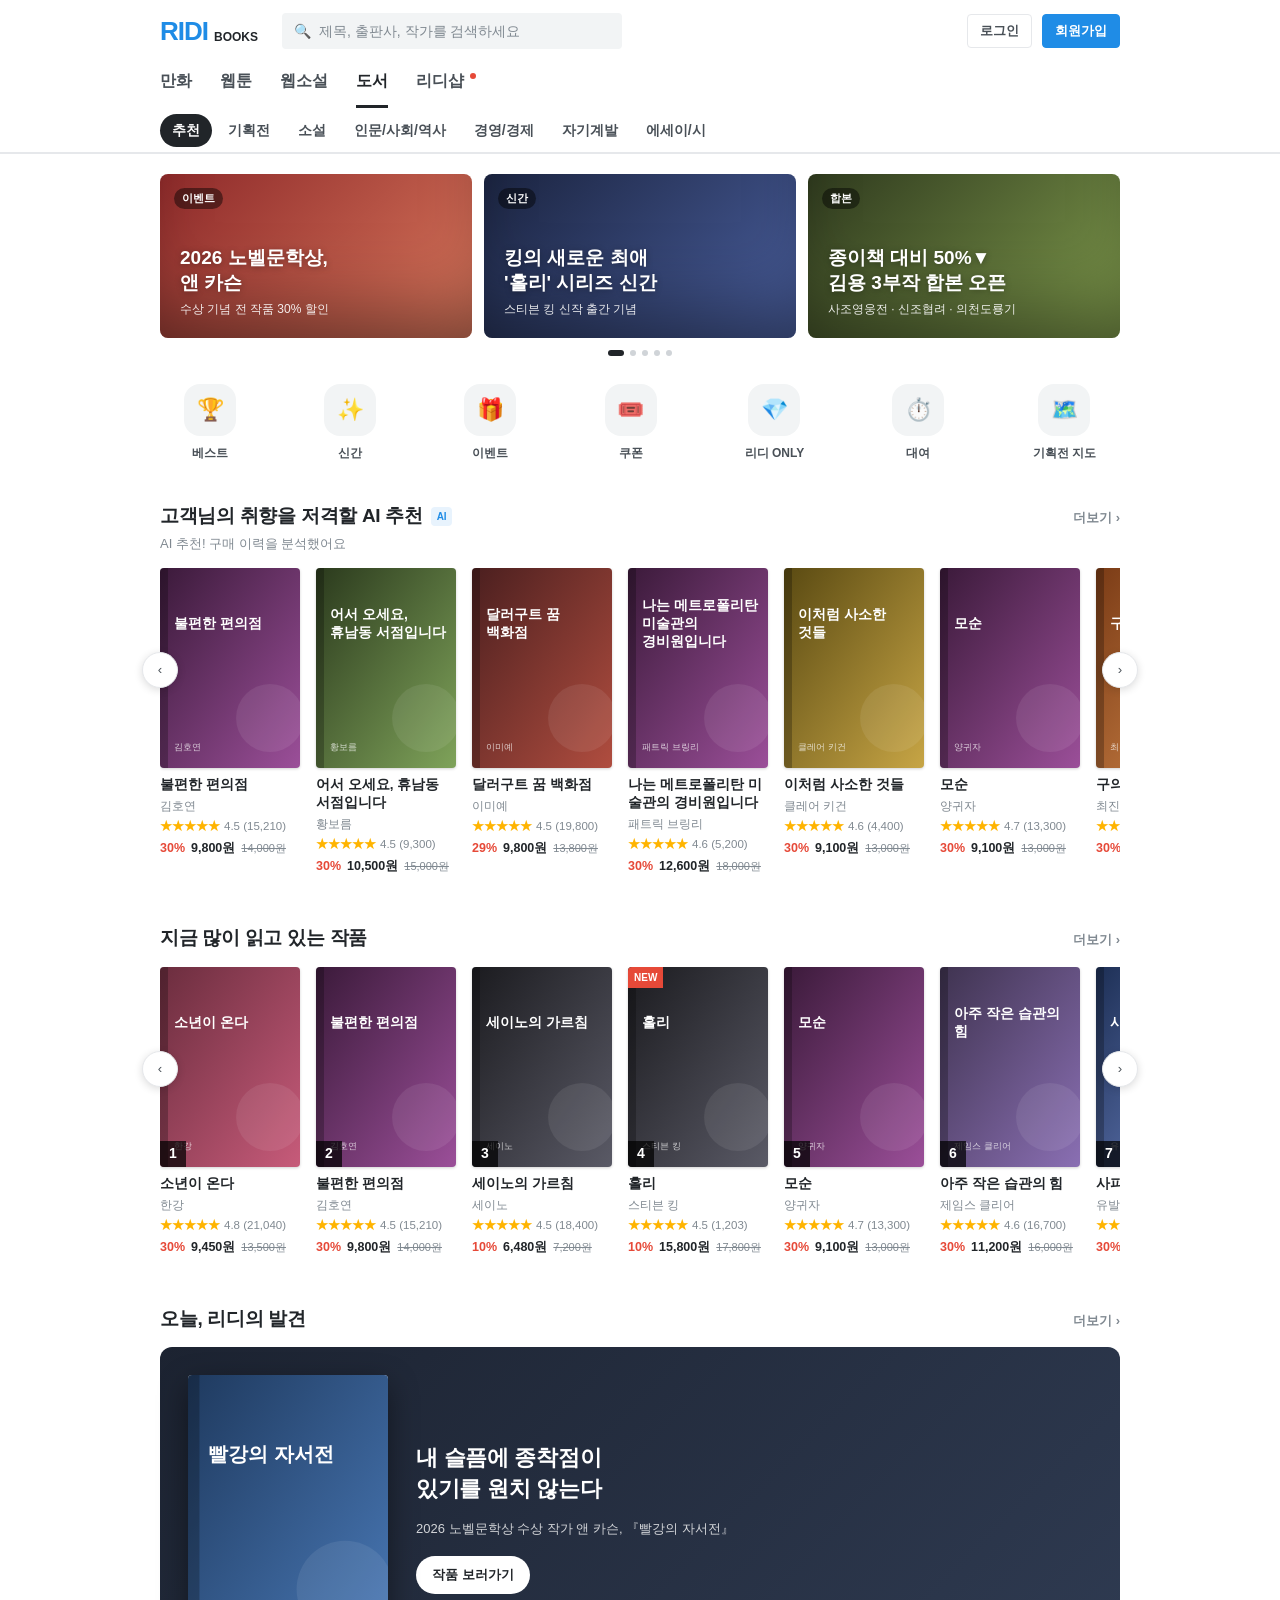
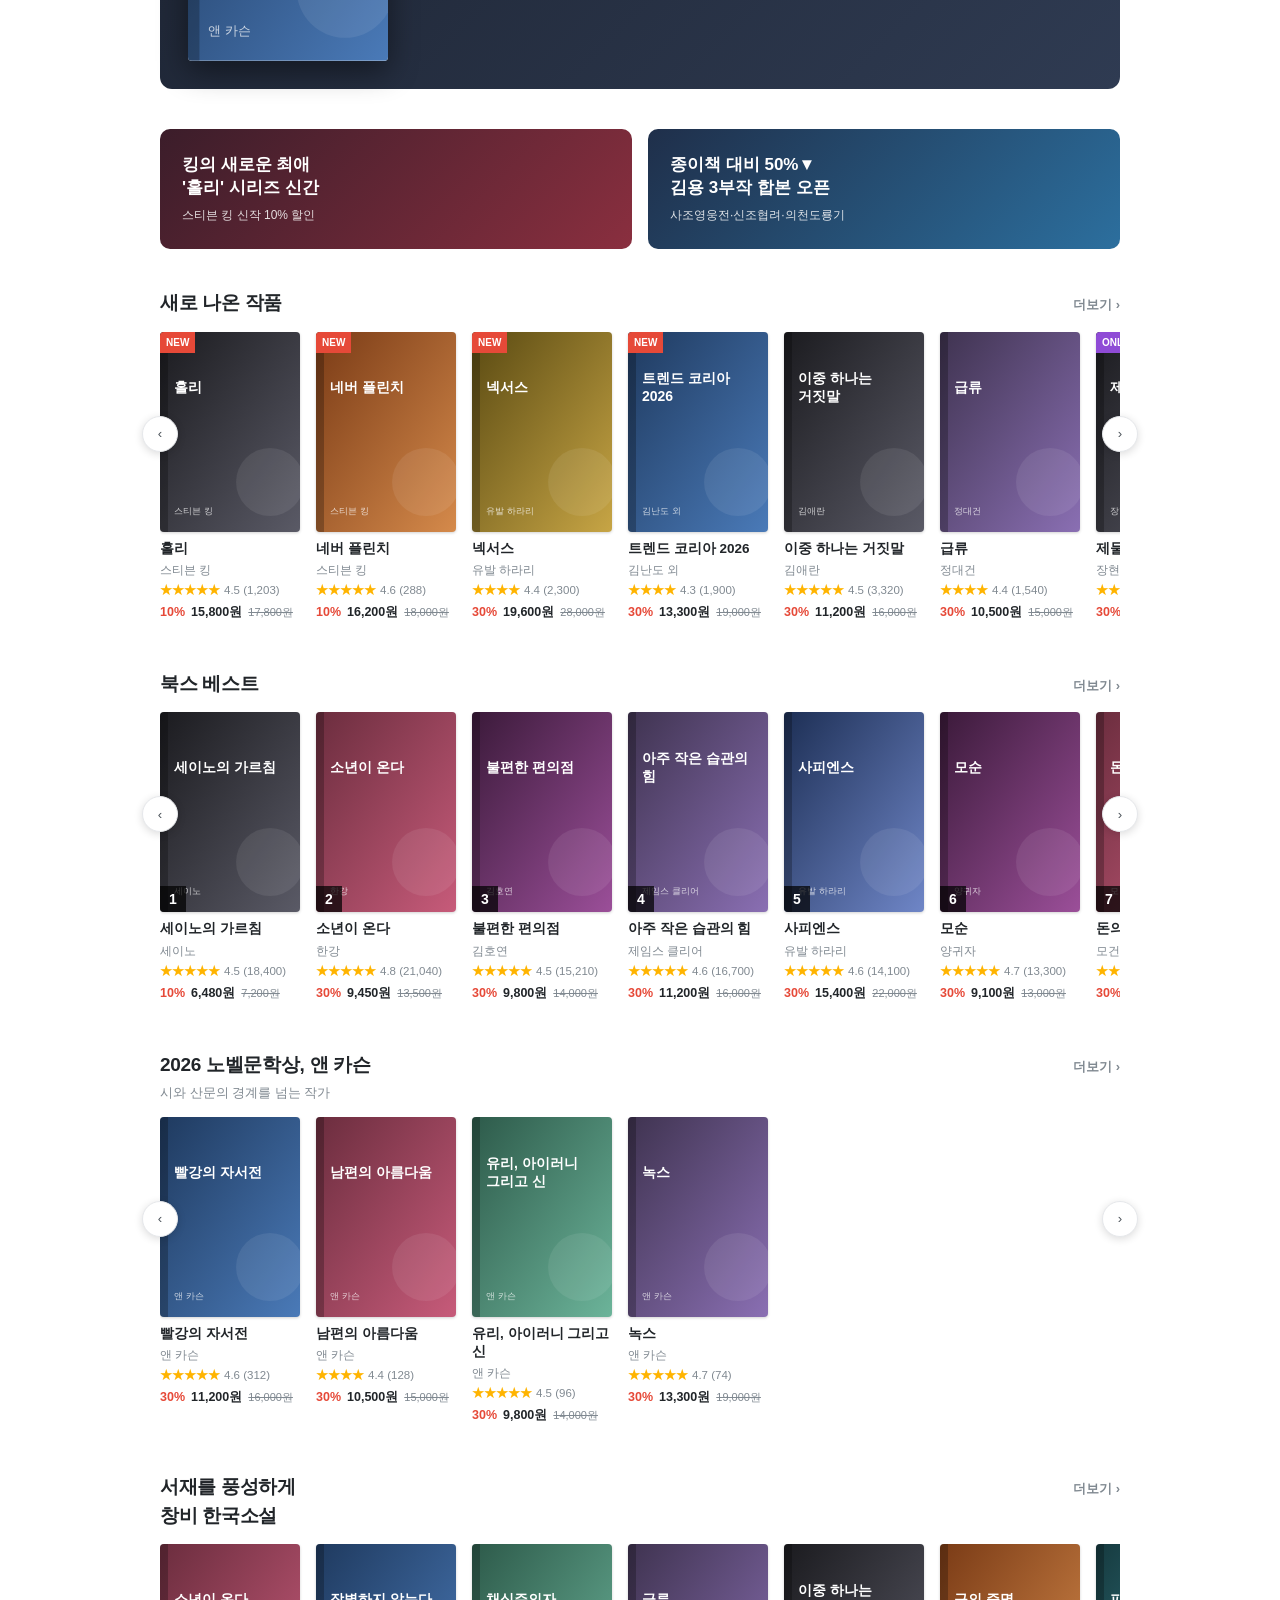
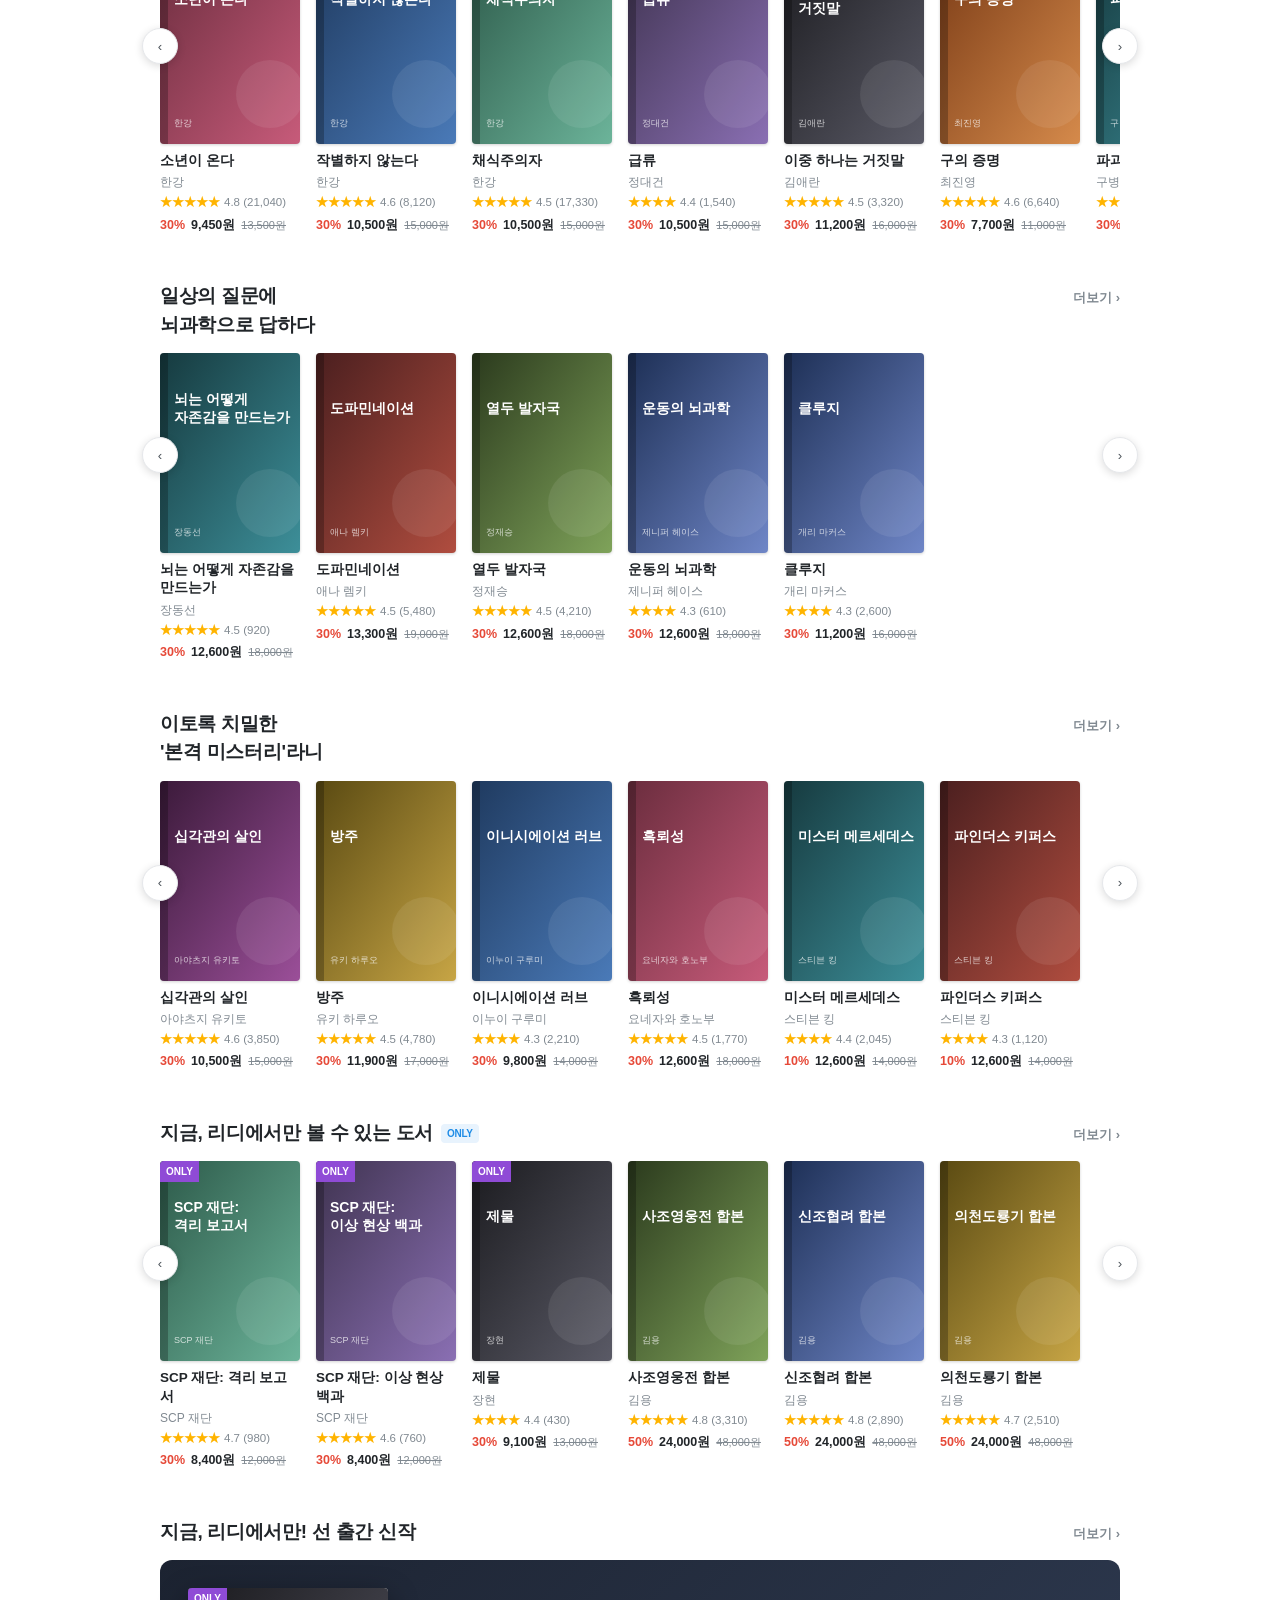
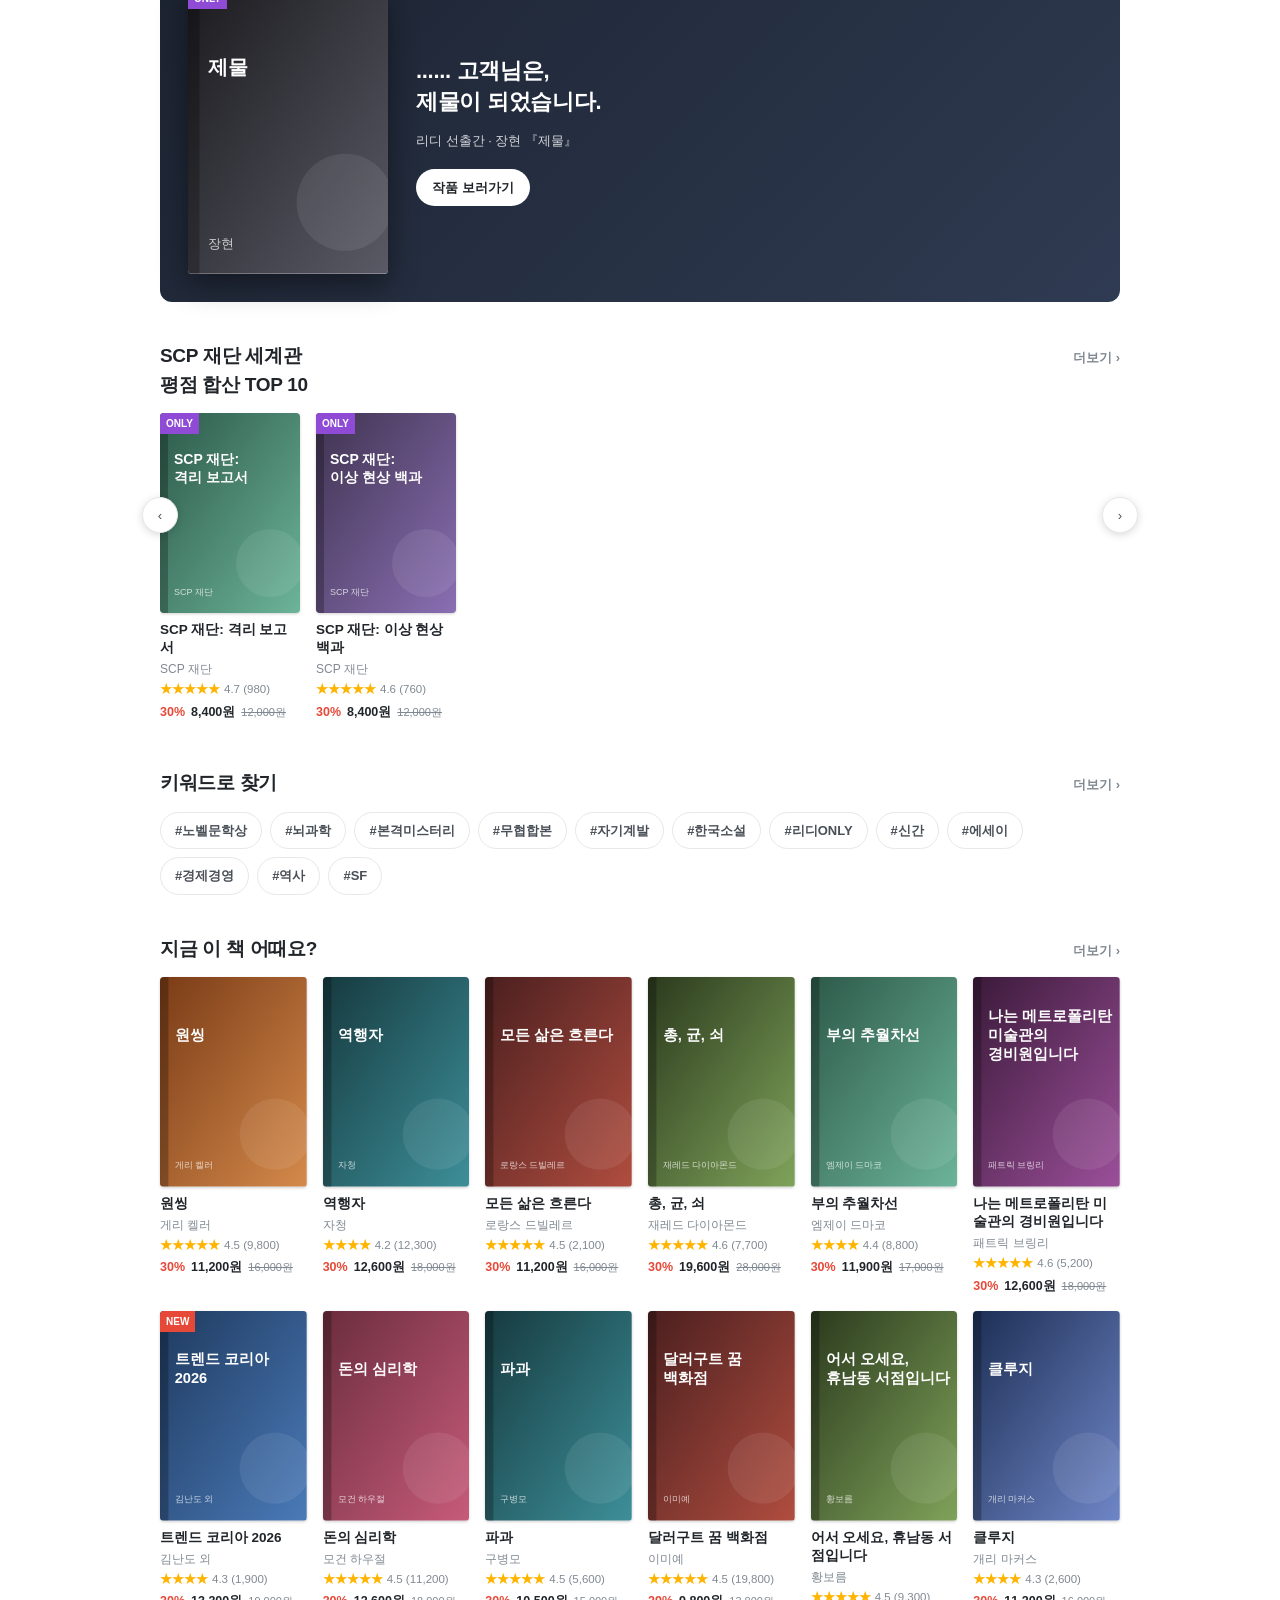
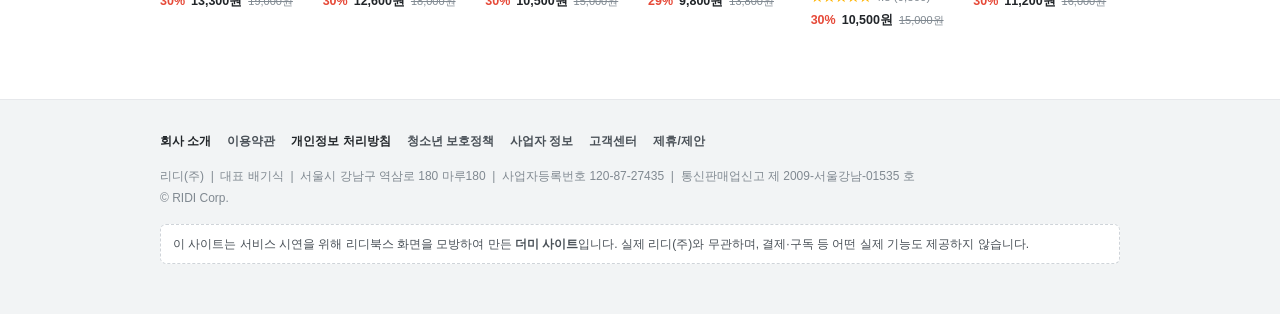
<file: index.html>
<!doctype html>
<html lang="ko">
<head>
<meta charset="utf-8">
<meta name="viewport" content="width=device-width,initial-scale=1">
<title>도서 추천 - 리디</title>
<meta name="robots" content="noindex,nofollow">
<link rel="icon" href="data:image/svg+xml,%3Csvg xmlns='http://www.w3.org/2000/svg' viewBox='0 0 32 32'%3E%3Crect width='32' height='32' rx='6' fill='%231f8ce6'/%3E%3Ctext x='16' y='22' text-anchor='middle' font-size='16' font-weight='900' fill='white' font-family='Arial'%3ER%3C/text%3E%3C/svg%3E">
<link rel="stylesheet" href="css/style.css">
</head>
<body>
<div id="header"></div>
<main class="wrap">
  <section class="hero" id="hero"></section>
  <nav class="quick" id="quick" aria-label="퀵메뉴"></nav>
  <div id="sections"></div>
</main>
<div id="footer"></div>
<script src="js/data.js"></script>
<script src="js/auth.js"></script>
<script src="js/layout.js"></script>
<script src="js/main.js"></script>
</body>
</html>
</file>
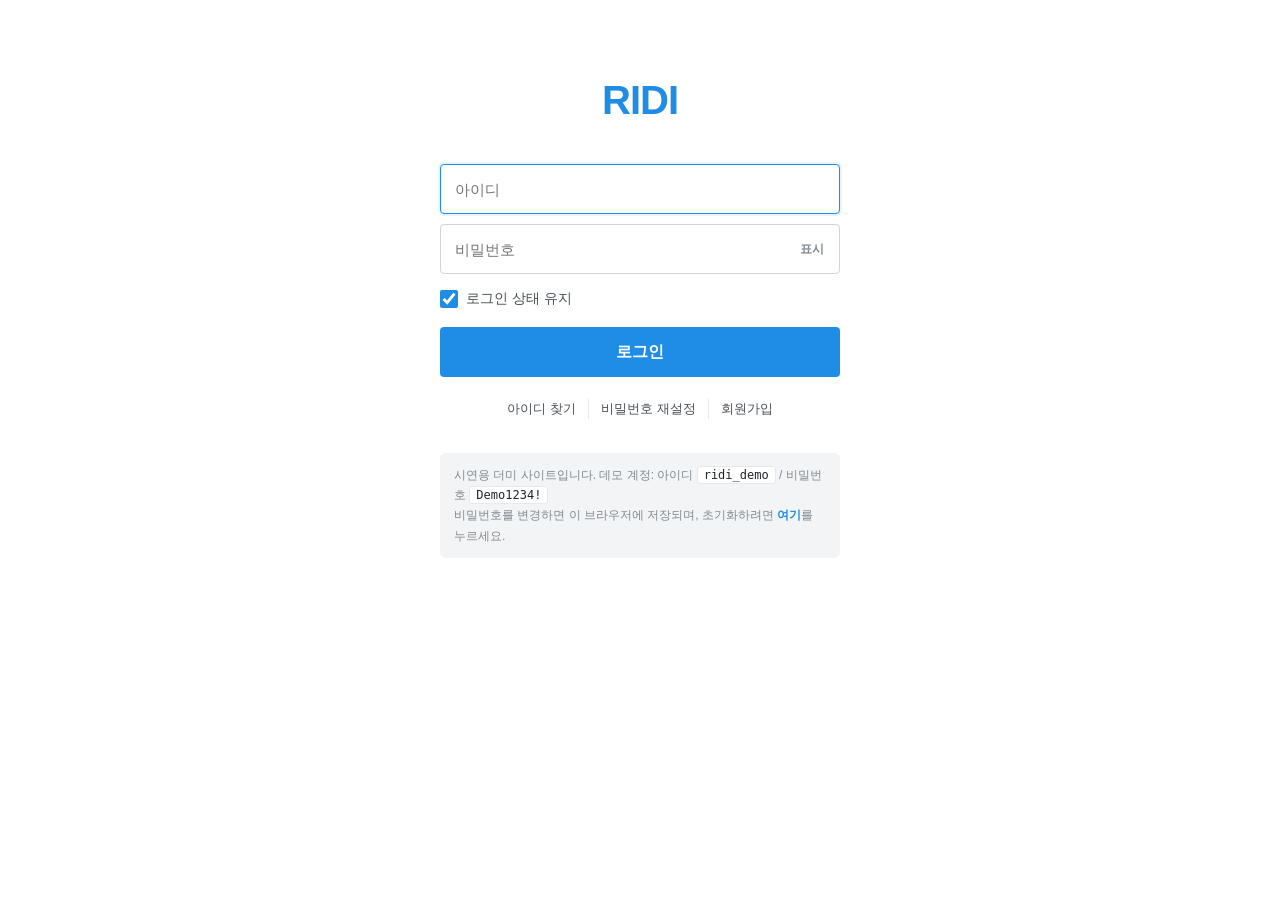
<file: account.html>
<!doctype html>
<html lang="ko">
<head>
<meta charset="utf-8">
<meta name="viewport" content="width=device-width,initial-scale=1">
<title>정보 변경 - 리디</title>
<meta name="robots" content="noindex,nofollow">
<link rel="icon" href="data:image/svg+xml,%3Csvg xmlns='http://www.w3.org/2000/svg' viewBox='0 0 32 32'%3E%3Crect width='32' height='32' rx='6' fill='%231f8ce6'/%3E%3Ctext x='16' y='22' text-anchor='middle' font-size='16' font-weight='900' fill='white' font-family='Arial'%3ER%3C/text%3E%3C/svg%3E">
<link rel="stylesheet" href="css/style.css">
</head>
<body>
<div id="header"></div>
<main class="wrap">
  <h1 class="page-title">정보 변경</h1>
  <div class="my">
    <aside class="side" id="side"></aside>
    <section>
      <div class="panel">
        <h3>기본 정보</h3>
        <ul class="info-list" id="account-info"></ul>
      </div>
      <div class="panel">
        <h3>보안</h3>
        <ul class="info-list">
          <li><span class="k">비밀번호</span><span class="v" id="pw-status">••••••••</span><a class="act blue" href="password.html" id="go-password">비밀번호 변경</a></li>
          <li><span class="k">2단계 인증</span><span class="v">사용 안 함</span><a class="act" href="#">설정</a></li>
          <li><span class="k">로그인 기기 관리</span><span class="v">1대 로그인 중</span><a class="act" href="#">관리</a></li>
        </ul>
      </div>
    </section>
  </div>
</main>
<div id="footer"></div>
<script src="js/data.js"></script>
<script src="js/auth.js"></script>
<script src="js/layout.js"></script>
<script src="js/mypage.js"></script>
<script>RIDI.renderMypage("account");</script>
</body>
</html>
</file>
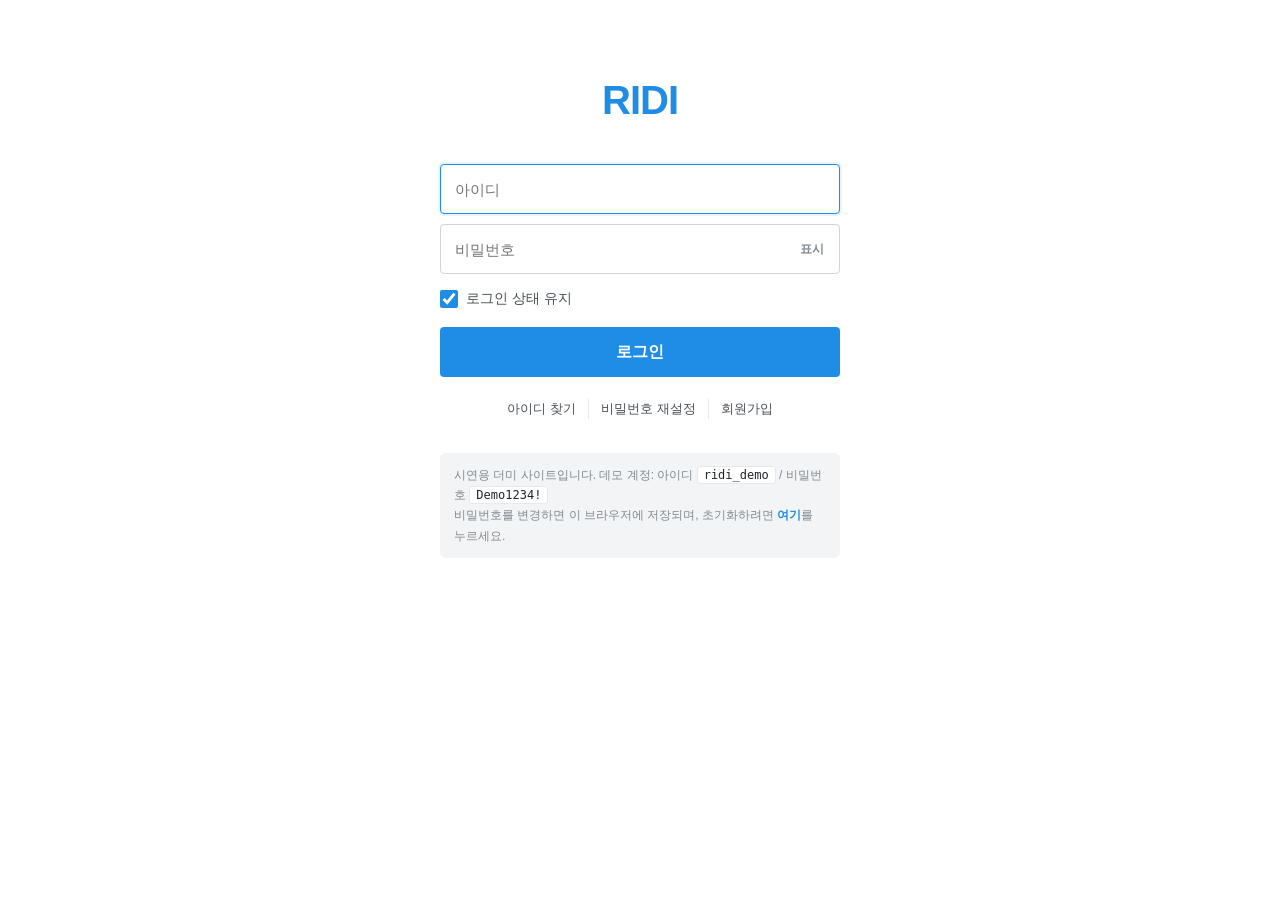
<file: login.html>
<!doctype html>
<html lang="ko">
<head>
<meta charset="utf-8">
<meta name="viewport" content="width=device-width,initial-scale=1">
<title>로그인 - 리디</title>
<meta name="robots" content="noindex,nofollow">
<link rel="icon" href="data:image/svg+xml,%3Csvg xmlns='http://www.w3.org/2000/svg' viewBox='0 0 32 32'%3E%3Crect width='32' height='32' rx='6' fill='%231f8ce6'/%3E%3Ctext x='16' y='22' text-anchor='middle' font-size='16' font-weight='900' fill='white' font-family='Arial'%3ER%3C/text%3E%3C/svg%3E">
<link rel="stylesheet" href="css/style.css">
</head>
<body>
<main class="auth">
  <a class="logo" href="index.html">RIDI</a>
  <form class="card" id="login-form" novalidate>
    <div class="alert err" id="login-alert" role="alert"></div>
    <div class="field">
      <label for="login-id" class="sr">아이디</label>
      <input id="login-id" name="username" type="text" placeholder="아이디" autocomplete="username" autofocus>
    </div>
    <div class="field">
      <label for="login-pw" class="sr">비밀번호</label>
      <div class="pw-wrap">
        <input id="login-pw" name="password" type="password" placeholder="비밀번호" autocomplete="current-password">
        <button type="button" class="eye" data-toggle="login-pw">표시</button>
      </div>
    </div>
    <label class="check"><input type="checkbox" id="login-keep" name="keep" checked> 로그인 상태 유지</label>
    <button type="submit" class="btn blue" id="login-submit">로그인</button>
    <div class="auth-links">
      <a href="#">아이디 찾기</a><a href="#">비밀번호 재설정</a><a href="#">회원가입</a>
    </div>
  </form>
  <div class="demo-note">
    시연용 더미 사이트입니다. 데모 계정: 아이디 <code>ridi_demo</code> / 비밀번호 <code>Demo1234!</code><br>
    비밀번호를 변경하면 이 브라우저에 저장되며, 초기화하려면 <a href="#" id="reset-demo" style="color:var(--blue);font-weight:700">여기</a>를 누르세요.
  </div>
</main>
<script src="js/data.js"></script>
<script src="js/auth.js"></script>
<script src="js/layout.js"></script>
<script>
(function () {
  var qs = new URLSearchParams(location.search);
  var ret = qs.get("return_url") || "mypage.html";
  if (!/^[\w-]+\.html$/.test(ret)) ret = "mypage.html";
  if (Auth.isLoggedIn()) { location.replace(ret); return; }

  var form = document.getElementById("login-form"), alertBox = document.getElementById("login-alert");
  var idEl = document.getElementById("login-id"), pwEl = document.getElementById("login-pw");

  form.addEventListener("submit", function (e) {
    e.preventDefault();
    alertBox.classList.remove("show");
    if (!idEl.value.trim()) { show("아이디를 입력해 주세요."); idEl.focus(); return; }
    if (!pwEl.value) { show("비밀번호를 입력해 주세요."); pwEl.focus(); return; }
    var btn = document.getElementById("login-submit"); btn.disabled = true; btn.textContent = "로그인 중...";
    setTimeout(function () {
      var r = Auth.login(idEl.value, pwEl.value, document.getElementById("login-keep").checked);
      if (r.ok) { location.href = ret; }
      else { btn.disabled = false; btn.textContent = "로그인"; show(r.msg); pwEl.value = ""; pwEl.focus(); }
    }, 350);
  });
  function show(m) { alertBox.textContent = m; alertBox.classList.add("show"); }

  document.querySelector("[data-toggle]").addEventListener("click", function () {
    var i = document.getElementById(this.dataset.toggle);
    i.type = i.type === "password" ? "text" : "password"; this.textContent = i.type === "password" ? "표시" : "숨김";
  });
  document.getElementById("reset-demo").addEventListener("click", function (e) {
    e.preventDefault(); Auth.reset(); RIDI.toast("데모 계정을 초기 상태로 되돌렸습니다.");
  });
  document.querySelectorAll(".auth-links a").forEach(function (a) { a.addEventListener("click", function (e) { e.preventDefault(); RIDI.toast("데모 사이트에서는 지원하지 않는 기능입니다."); }); });
})();
</script>
</body>
</html>
</file>
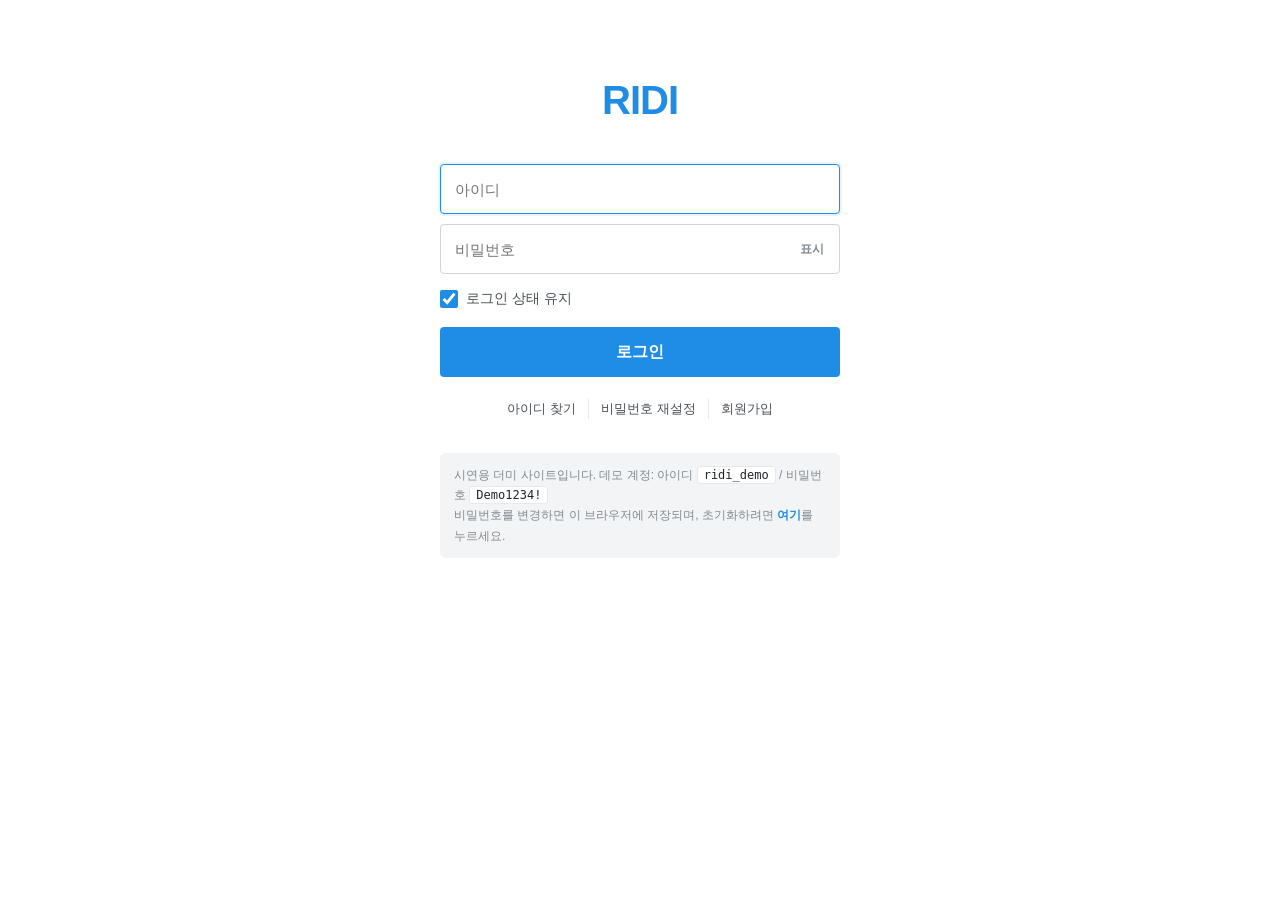
<file: mypage.html>
<!doctype html>
<html lang="ko">
<head>
<meta charset="utf-8">
<meta name="viewport" content="width=device-width,initial-scale=1">
<title>마이페이지 - 리디</title>
<meta name="robots" content="noindex,nofollow">
<link rel="icon" href="data:image/svg+xml,%3Csvg xmlns='http://www.w3.org/2000/svg' viewBox='0 0 32 32'%3E%3Crect width='32' height='32' rx='6' fill='%231f8ce6'/%3E%3Ctext x='16' y='22' text-anchor='middle' font-size='16' font-weight='900' fill='white' font-family='Arial'%3ER%3C/text%3E%3C/svg%3E">
<link rel="stylesheet" href="css/style.css">
</head>
<body>
<div id="header"></div>
<main class="wrap">
  <h1 class="page-title">마이페이지</h1>
  <div class="my">
    <aside class="side" id="side"></aside>
    <section>
      <div class="panel">
        <h3>내 자산 <small>2026.10.31 기준</small></h3>
        <div class="stats" id="stats"></div>
      </div>
      <div class="panel">
        <h3>계정 정보 <a class="act blue" href="account.html" style="font-size:13px;color:var(--blue);font-weight:700">정보 변경 ›</a></h3>
        <ul class="info-list" id="info"></ul>
      </div>
      <div class="panel">
        <h3>최근 읽은 책 <small>내 서재 ›</small></h3>
        <div class="shelf" id="shelf"></div>
      </div>
    </section>
  </div>
</main>
<div id="footer"></div>
<script src="js/data.js"></script>
<script src="js/auth.js"></script>
<script src="js/layout.js"></script>
<script src="js/mypage.js"></script>
<script>RIDI.renderMypage("mypage");</script>
</body>
</html>
</file>
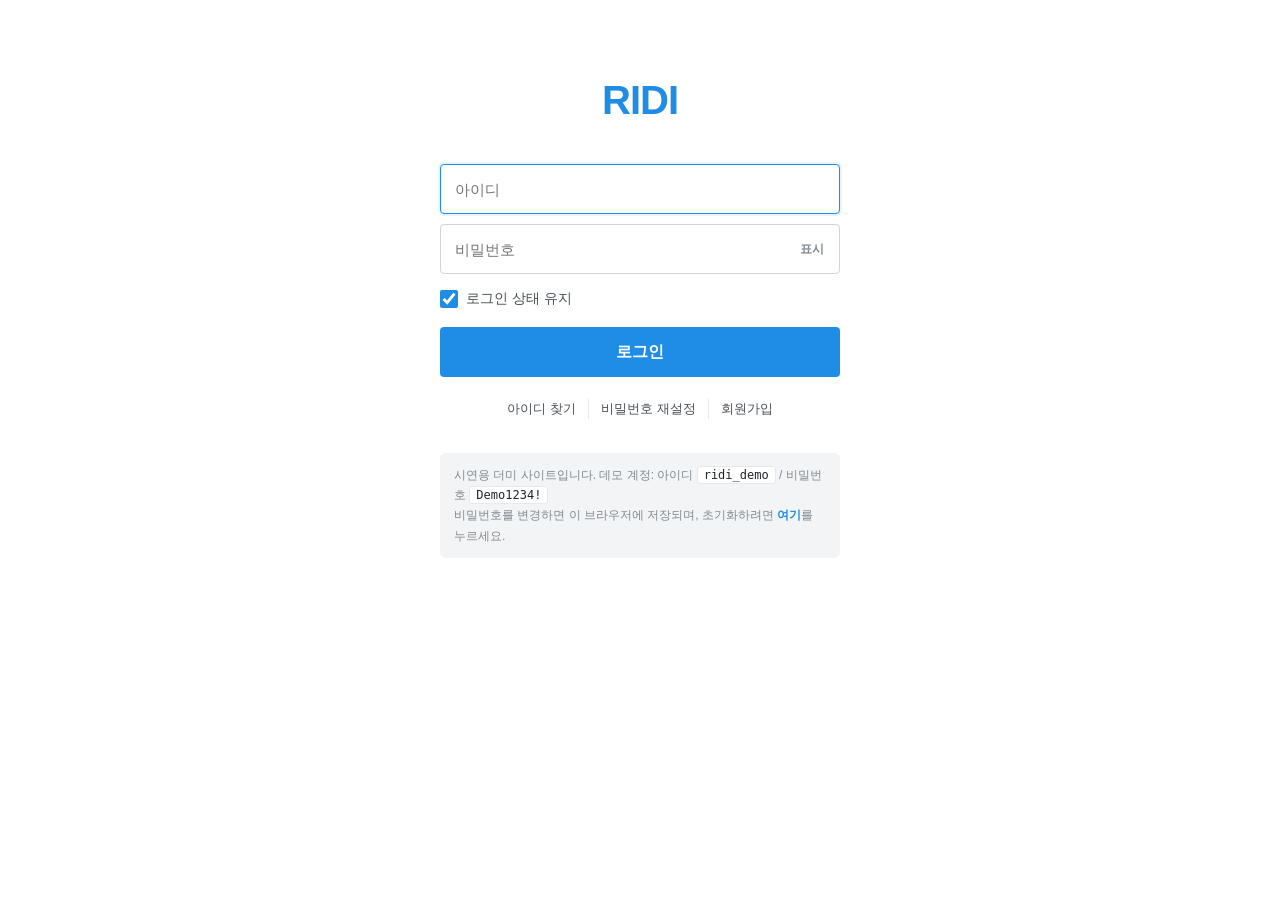
<file: password.html>
<!doctype html>
<html lang="ko">
<head>
<meta charset="utf-8">
<meta name="viewport" content="width=device-width,initial-scale=1">
<title>비밀번호 변경 - 리디</title>
<meta name="robots" content="noindex,nofollow">
<link rel="icon" href="data:image/svg+xml,%3Csvg xmlns='http://www.w3.org/2000/svg' viewBox='0 0 32 32'%3E%3Crect width='32' height='32' rx='6' fill='%231f8ce6'/%3E%3Ctext x='16' y='22' text-anchor='middle' font-size='16' font-weight='900' fill='white' font-family='Arial'%3ER%3C/text%3E%3C/svg%3E">
<link rel="stylesheet" href="css/style.css">
</head>
<body>
<div id="header"></div>
<main class="wrap">
  <h1 class="page-title">비밀번호 변경</h1>
  <div class="my">
    <aside class="side" id="side"></aside>
    <section>
      <div class="panel" id="pw-panel">
        <h3>새 비밀번호 설정 <small>안전을 위해 주기적으로 변경해 주세요</small></h3>
        <form class="form" id="pw-form" novalidate>
          <div class="alert err" id="pw-alert" role="alert"></div>
          <div class="field">
            <label for="cur-pw">현재 비밀번호</label>
            <div class="pw-wrap"><input id="cur-pw" name="current_password" type="password" autocomplete="current-password" placeholder="현재 비밀번호 입력"><button type="button" class="eye" data-toggle="cur-pw">표시</button></div>
            <div class="hint" id="cur-hint"></div>
          </div>
          <div class="field">
            <label for="new-pw">새 비밀번호</label>
            <div class="pw-wrap"><input id="new-pw" name="new_password" type="password" autocomplete="new-password" placeholder="새 비밀번호 입력"><button type="button" class="eye" data-toggle="new-pw">표시</button></div>
            <ul class="rules" id="rules">
              <li data-k="len">8자 이상 32자 이하</li>
              <li data-k="kinds">영문, 숫자, 특수문자 중 2가지 이상 조합</li>
              <li data-k="noSpace">공백 없이 입력</li>
              <li data-k="notId">아이디 미포함</li>
            </ul>
          </div>
          <div class="field">
            <label for="new-pw2">새 비밀번호 확인</label>
            <div class="pw-wrap"><input id="new-pw2" name="new_password_confirm" type="password" autocomplete="new-password" placeholder="새 비밀번호 다시 입력"><button type="button" class="eye" data-toggle="new-pw2">표시</button></div>
            <div class="hint" id="pw2-hint"></div>
          </div>
          <div class="form-actions">
            <a class="btn ghost sm" href="account.html">취소</a>
            <button type="submit" class="btn blue sm" id="pw-submit" disabled>비밀번호 변경</button>
          </div>
        </form>
      </div>
    </section>
  </div>
</main>
<div id="footer"></div>
<script src="js/data.js"></script>
<script src="js/auth.js"></script>
<script src="js/layout.js"></script>
<script src="js/mypage.js"></script>
<script>RIDI.renderMypage("password"); RIDI.initPasswordForm();</script>
</body>
</html>
</file>
<file: css/style.css>
:root{
  --blue:#1f8ce6;--blue-dark:#1577c9;--blue-light:#e8f3fd;
  --text:#212529;--text-2:#495057;--muted:#808991;--line:#e6e8eb;--bg:#fff;--bg-2:#f2f4f5;
  --star:#ffb400;--red:#e64938;--radius:4px;
  --font:-apple-system,BlinkMacSystemFont,"Apple SD Gothic Neo","Pretendard","Noto Sans KR","Malgun Gothic",sans-serif;
}
*{box-sizing:border-box;margin:0;padding:0}
html,body{background:var(--bg);color:var(--text);font-family:var(--font);font-size:14px;line-height:1.5;-webkit-font-smoothing:antialiased}
a{color:inherit;text-decoration:none}
button{font-family:inherit;cursor:pointer}
input{font-family:inherit}
ul{list-style:none}
img{display:block;max-width:100%}
.wrap{max-width:1000px;margin:0 auto;padding:0 20px}
.sr{position:absolute;width:1px;height:1px;overflow:hidden;clip:rect(0 0 0 0)}

/* ---------- header ---------- */
.gnb{border-bottom:1px solid var(--line);background:#fff;position:sticky;top:0;z-index:50}
.gnb-top{display:flex;align-items:center;height:62px;gap:24px}
.logo{display:flex;align-items:center;color:var(--blue);font-weight:900;font-size:26px;letter-spacing:-1px;font-family:"Helvetica Neue",Arial,sans-serif}
.logo span{color:var(--text);font-size:12px;font-weight:600;margin-left:6px;letter-spacing:0;align-self:flex-end;margin-bottom:5px}
.search{flex:1;max-width:340px;display:flex;align-items:center;background:var(--bg-2);border-radius:var(--radius);height:36px;padding:0 12px;gap:8px;color:var(--muted)}
.search input{flex:1;border:0;background:transparent;font-size:14px;outline:none;color:var(--text)}
.search input::placeholder{color:var(--muted)}
.gnb-right{margin-left:auto;display:flex;align-items:center;gap:10px}
.gnb-right a,.gnb-right button{display:inline-flex;align-items:center;gap:6px;height:34px;padding:0 12px;border-radius:var(--radius);font-size:13px;font-weight:600;border:1px solid var(--line);background:#fff;color:var(--text-2)}
.gnb-right a.primary{background:var(--blue);border-color:var(--blue);color:#fff}
.gnb-right .icon-btn{width:36px;padding:0;justify-content:center;border:0;background:transparent;color:var(--text-2)}
.gnb-nav{display:flex;align-items:flex-end;height:46px;gap:28px}
.gnb-nav a{font-size:16px;font-weight:700;color:var(--text-2);padding-bottom:12px;border-bottom:3px solid transparent;display:flex;align-items:center;gap:6px}
.gnb-nav a.on{color:var(--text);border-color:var(--text)}
.gnb-nav a .new{width:6px;height:6px;border-radius:50%;background:var(--red);margin-top:-10px}
.snb{border-bottom:1px solid var(--line);background:#fff}
.snb ul{display:flex;gap:4px;height:44px;align-items:center;overflow-x:auto;scrollbar-width:none}
.snb ul::-webkit-scrollbar{display:none}
.snb a{display:inline-block;padding:6px 12px;border-radius:999px;font-size:14px;font-weight:600;color:var(--text-2);white-space:nowrap}
.snb a.on{background:var(--text);color:#fff}

/* ---------- hero banners ---------- */
.hero{margin-top:20px}
.hero-track{display:grid;grid-template-columns:repeat(3,1fr);gap:12px}
.banner{position:relative;border-radius:8px;overflow:hidden;aspect-ratio:16/8.4;color:#fff;padding:20px;display:flex;flex-direction:column;justify-content:flex-end;box-shadow:inset 0 -60px 80px -40px rgba(0,0,0,.5)}
.banner h3{font-size:19px;font-weight:800;line-height:1.3;white-space:pre-line;text-shadow:0 1px 6px rgba(0,0,0,.35)}
.banner p{font-size:12px;opacity:.9;margin-top:4px}
.banner .bbadge{position:absolute;top:14px;left:14px;background:rgba(0,0,0,.45);font-size:11px;padding:2px 8px;border-radius:999px;font-weight:700}
.hero-dots{display:flex;justify-content:center;gap:6px;margin-top:12px}
.hero-dots i{width:6px;height:6px;border-radius:50%;background:#d0d4d8}
.hero-dots i.on{background:var(--text);width:16px;border-radius:3px}

/* ---------- quick menu ---------- */
.quick{display:flex;justify-content:space-between;margin:28px 0 8px;padding:0 24px}
.quick a{display:flex;flex-direction:column;align-items:center;gap:8px;font-size:12px;font-weight:600;color:var(--text-2)}
.quick .qi{width:52px;height:52px;border-radius:16px;background:var(--bg-2);display:grid;place-items:center;font-size:22px;overflow:hidden}
.quick .qi img{width:52px;height:52px;object-fit:cover}

/* ---------- sections ---------- */
.section{margin-top:40px}
.section-h{display:flex;align-items:baseline;justify-content:space-between;margin-bottom:14px}
.section-h h2{font-size:19px;font-weight:800;letter-spacing:-.3px;display:flex;align-items:center;gap:8px}
.section-h h2 .ai{font-size:10px;background:var(--blue-light);color:var(--blue);padding:2px 6px;border-radius:4px;font-weight:800}
.section-h p{font-size:13px;color:var(--muted);margin-top:4px}
.section-h .more{font-size:13px;color:var(--muted);font-weight:600;display:flex;align-items:center;gap:2px}
.row{position:relative}
.track{display:flex;gap:16px;overflow-x:auto;scroll-snap-type:x mandatory;padding-bottom:8px;scrollbar-width:none}
.track::-webkit-scrollbar{display:none}
.book{flex:0 0 140px;scroll-snap-align:start;min-width:0}
.book.lg{flex-basis:170px}
.cover{position:relative;aspect-ratio:7/10;border-radius:4px;overflow:hidden;background:var(--bg-2);box-shadow:0 1px 3px rgba(0,0,0,.18),0 0 0 1px rgba(0,0,0,.06) inset}
.cover img,.cover svg{width:100%;height:100%;object-fit:cover;display:block}
.cover .rank{position:absolute;left:0;bottom:0;background:rgba(0,0,0,.72);color:#fff;font-weight:800;font-size:14px;min-width:26px;height:26px;display:grid;place-items:center;padding:0 6px}
.cover .tag{position:absolute;top:0;left:0;font-size:10px;font-weight:800;padding:3px 6px;color:#fff;background:var(--blue)}
.cover .tag.only{background:#8f4bd6}.cover .tag.new{background:var(--red)}.cover .tag.rent{background:#2ea043}
.book .t{margin-top:8px;font-size:13.5px;font-weight:700;line-height:1.35;display:-webkit-box;-webkit-line-clamp:2;-webkit-box-orient:vertical;overflow:hidden}
.book .a{font-size:12px;color:var(--muted);margin-top:3px;white-space:nowrap;overflow:hidden;text-overflow:ellipsis}
.book .r{font-size:11.5px;color:var(--muted);margin-top:3px;display:flex;align-items:center;gap:4px}
.book .r b{color:var(--star)}
.book .p{font-size:12.5px;margin-top:4px;display:flex;flex-wrap:wrap;gap:4px 6px;align-items:baseline}
.book .p .dc{color:var(--red);font-weight:800}
.book .p .pr{font-weight:800}
.book .p .org{color:var(--muted);text-decoration:line-through;font-size:11px}
.nav-btn{position:absolute;top:84px;width:36px;height:36px;border-radius:50%;background:#fff;border:1px solid var(--line);box-shadow:0 2px 8px rgba(0,0,0,.14);display:grid;place-items:center;color:var(--text-2);z-index:2}
.nav-btn.prev{left:-18px}.nav-btn.next{right:-18px}
.grid-multi{display:grid;grid-template-columns:repeat(6,1fr);gap:16px}
.grid-multi .book{flex:none}
.hook{display:grid;grid-template-columns:200px 1fr;gap:28px;background:linear-gradient(135deg,#1c2331,#2f3b52);border-radius:12px;padding:28px;color:#fff;align-items:center}
.hook .cover{box-shadow:0 10px 30px rgba(0,0,0,.45)}
.hook blockquote{font-size:22px;font-weight:800;line-height:1.4;white-space:pre-line;letter-spacing:-.3px}
.hook .meta{margin-top:14px;font-size:13px;opacity:.8}
.hook .cta{margin-top:18px;display:inline-block;background:#fff;color:var(--text);padding:9px 16px;border-radius:999px;font-weight:800;font-size:13px}
.event-row{display:grid;grid-template-columns:repeat(2,1fr);gap:16px}
.event-card{border-radius:10px;padding:22px;color:#fff;min-height:120px;display:flex;flex-direction:column;justify-content:center}
.event-card h3{font-size:17px;font-weight:800;white-space:pre-line;line-height:1.35}
.event-card p{font-size:12px;opacity:.85;margin-top:6px}
.keywords{display:flex;flex-wrap:wrap;gap:8px}
.keywords a{padding:8px 14px;border:1px solid var(--line);border-radius:999px;font-size:13px;font-weight:600;color:var(--text-2);background:#fff}

/* ---------- footer ---------- */
.footer{margin-top:70px;background:#f2f4f5;color:var(--muted);font-size:12px;padding:32px 0 50px;border-top:1px solid var(--line)}
.footer .links{display:flex;flex-wrap:wrap;gap:16px;font-weight:700;color:var(--text-2);margin-bottom:16px}
.footer .links b{color:var(--text)}
.footer p{line-height:1.8}
.footer .notice{margin-top:14px;padding:10px 12px;background:#fff;border:1px dashed #cfd4d9;border-radius:6px;color:var(--text-2)}

/* ---------- auth pages ---------- */
.auth{min-height:calc(100vh - 0px);display:flex;flex-direction:column;align-items:center;padding:70px 20px 60px}
.auth .logo{font-size:40px;margin-bottom:34px}
.card{width:100%;max-width:400px}
.field{margin-bottom:10px}
.field label{display:block;font-size:12px;color:var(--text-2);font-weight:700;margin-bottom:6px}
.field input{width:100%;height:50px;border:1px solid #d1d5d9;border-radius:var(--radius);padding:0 14px;font-size:15px;outline:none;background:#fff;color:var(--text)}
.field input:focus{border-color:var(--blue);box-shadow:0 0 0 2px var(--blue-light)}
.field input.err{border-color:var(--red)}
.field .hint{font-size:12px;color:var(--muted);margin-top:6px}
.field .hint.err{color:var(--red)}
.field .hint.ok{color:#2ea043}
.pw-wrap{position:relative}
.pw-wrap input{padding-right:48px}
.pw-wrap .eye{position:absolute;right:10px;top:50%;transform:translateY(-50%);border:0;background:transparent;color:var(--muted);font-size:12px;font-weight:700;padding:6px}
.check{display:flex;align-items:center;gap:8px;font-size:14px;color:var(--text-2);margin:14px 0 18px}
.check input{width:18px;height:18px;accent-color:var(--blue)}
.btn{display:inline-flex;align-items:center;justify-content:center;width:100%;height:50px;border-radius:var(--radius);font-size:16px;font-weight:800;border:1px solid transparent}
.btn.blue{background:var(--blue);color:#fff}
.btn.blue:hover{background:var(--blue-dark)}
.btn.blue:disabled{background:#b9d9f5;cursor:not-allowed}
.btn.ghost{background:#fff;border-color:#d1d5d9;color:var(--text-2)}
.btn.sm{height:40px;font-size:14px;width:auto;padding:0 18px}
.auth-links{display:flex;justify-content:center;gap:0;margin-top:22px;font-size:13px;color:var(--text-2)}
.auth-links a{padding:0 12px;border-right:1px solid var(--line)}
.auth-links a:last-child{border:0}
.alert{border-radius:var(--radius);padding:12px 14px;font-size:13px;margin-bottom:14px;display:none}
.alert.show{display:block}
.alert.err{background:#fdecea;color:#b3261e;border:1px solid #f5c2bd}
.alert.ok{background:#e8f7ec;color:#1b7a36;border:1px solid #bfe6c9}
.demo-note{margin-top:34px;width:100%;max-width:400px;font-size:12px;color:var(--muted);background:var(--bg-2);border-radius:6px;padding:12px 14px;line-height:1.7}
.demo-note code{background:#fff;padding:1px 6px;border-radius:3px;border:1px solid var(--line);color:var(--text)}

/* ---------- mypage ---------- */
.page-title{font-size:22px;font-weight:800;margin:34px 0 20px}
.my{display:grid;grid-template-columns:230px 1fr;gap:30px;align-items:start;margin-bottom:60px}
.side{border:1px solid var(--line);border-radius:8px;overflow:hidden}
.side .me{padding:20px;border-bottom:1px solid var(--line);display:flex;gap:12px;align-items:center}
.avatar{width:44px;height:44px;border-radius:50%;background:var(--blue);color:#fff;display:grid;place-items:center;font-weight:800;font-size:17px}
.side .me b{display:block;font-size:15px}
.side .me span{font-size:12px;color:var(--muted)}
.side .grp{padding:8px 0;border-bottom:1px solid var(--line)}
.side .grp:last-child{border:0}
.side .grp h4{font-size:11px;color:var(--muted);padding:8px 20px 4px;font-weight:700;letter-spacing:.3px}
.side a{display:flex;justify-content:space-between;align-items:center;padding:9px 20px;font-size:14px;color:var(--text-2);font-weight:600}
.side a:hover{background:var(--bg-2)}
.side a.on{color:var(--blue);background:var(--blue-light)}
.side a .cnt{font-size:12px;color:var(--muted);font-weight:700}
.panel{border:1px solid var(--line);border-radius:8px;padding:28px;margin-bottom:20px}
.panel h3{font-size:17px;font-weight:800;margin-bottom:18px;display:flex;align-items:center;justify-content:space-between}
.panel h3 small{font-size:12px;color:var(--muted);font-weight:600}
.stats{display:grid;grid-template-columns:repeat(4,1fr);gap:12px}
.stat{background:var(--bg-2);border-radius:8px;padding:16px}
.stat span{font-size:12px;color:var(--muted);font-weight:700;display:block}
.stat b{font-size:20px;display:block;margin-top:6px}
.stat b small{font-size:12px;color:var(--muted);margin-left:2px;font-weight:700}
.info-list{border-top:1px solid var(--line)}
.info-list li{display:grid;grid-template-columns:140px 1fr auto;align-items:center;gap:16px;padding:16px 4px;border-bottom:1px solid var(--line);font-size:14px}
.info-list li .k{color:var(--muted);font-weight:700;font-size:13px}
.info-list li .v{font-weight:600}
.info-list li .v .badge{font-size:11px;background:var(--blue-light);color:var(--blue);padding:2px 7px;border-radius:4px;margin-left:6px;font-weight:800}
.info-list .act{font-size:13px;color:var(--text-2);border:1px solid #d1d5d9;background:#fff;height:32px;padding:0 12px;border-radius:var(--radius);font-weight:700;display:inline-flex;align-items:center}
.info-list .act.blue{color:var(--blue);border-color:var(--blue)}
.form{max-width:420px}
.form-actions{display:flex;gap:10px;margin-top:22px}
.rules{margin:4px 0 14px;font-size:12px;color:var(--muted);line-height:1.8}
.rules li{display:flex;align-items:center;gap:6px}
.rules li::before{content:"✓";display:inline-grid;place-items:center;width:14px;height:14px;border-radius:50%;background:#e1e4e8;color:#fff;font-size:9px;font-weight:900}
.rules li.ok{color:#1b7a36}
.rules li.ok::before{background:#2ea043}
.success{text-align:center;padding:30px 0}
.success .ic{width:64px;height:64px;border-radius:50%;background:#e8f7ec;color:#2ea043;display:grid;place-items:center;font-size:30px;margin:0 auto 16px}
.success h4{font-size:18px;font-weight:800}
.success p{color:var(--muted);margin-top:8px;font-size:13px}
.shelf{display:grid;grid-template-columns:repeat(5,1fr);gap:14px}
.shelf .book .t{font-size:12.5px}
.prog{height:4px;background:var(--line);border-radius:2px;margin-top:6px;overflow:hidden}
.prog i{display:block;height:100%;background:var(--blue)}
.toast{position:fixed;left:50%;bottom:32px;transform:translateX(-50%) translateY(20px);background:#222;color:#fff;padding:12px 18px;border-radius:8px;font-size:13px;font-weight:600;opacity:0;transition:.25s;pointer-events:none;z-index:99}
.toast.show{opacity:1;transform:translateX(-50%) translateY(0)}

@media (max-width:860px){
  .hero-track{grid-template-columns:1fr 1fr}
  .grid-multi{grid-template-columns:repeat(4,1fr)}
  .my{grid-template-columns:1fr}
  .stats{grid-template-columns:repeat(2,1fr)}
  .hook{grid-template-columns:140px 1fr;padding:20px}
  .hook blockquote{font-size:17px}
  .nav-btn{display:none}
  .shelf{grid-template-columns:repeat(3,1fr)}
}
@media (max-width:600px){
  .gnb-top{height:56px;gap:12px}
  .search{display:none}
  .gnb-nav{gap:18px}
  .hero-track{grid-template-columns:1fr}
  .quick{padding:0;flex-wrap:wrap;gap:14px;justify-content:flex-start}
  .quick a{width:calc(25% - 11px)}
  .grid-multi{grid-template-columns:repeat(3,1fr)}
  .event-row{grid-template-columns:1fr}
  .info-list li{grid-template-columns:1fr;gap:6px}
  .shelf{grid-template-columns:repeat(2,1fr)}
}
</file>
